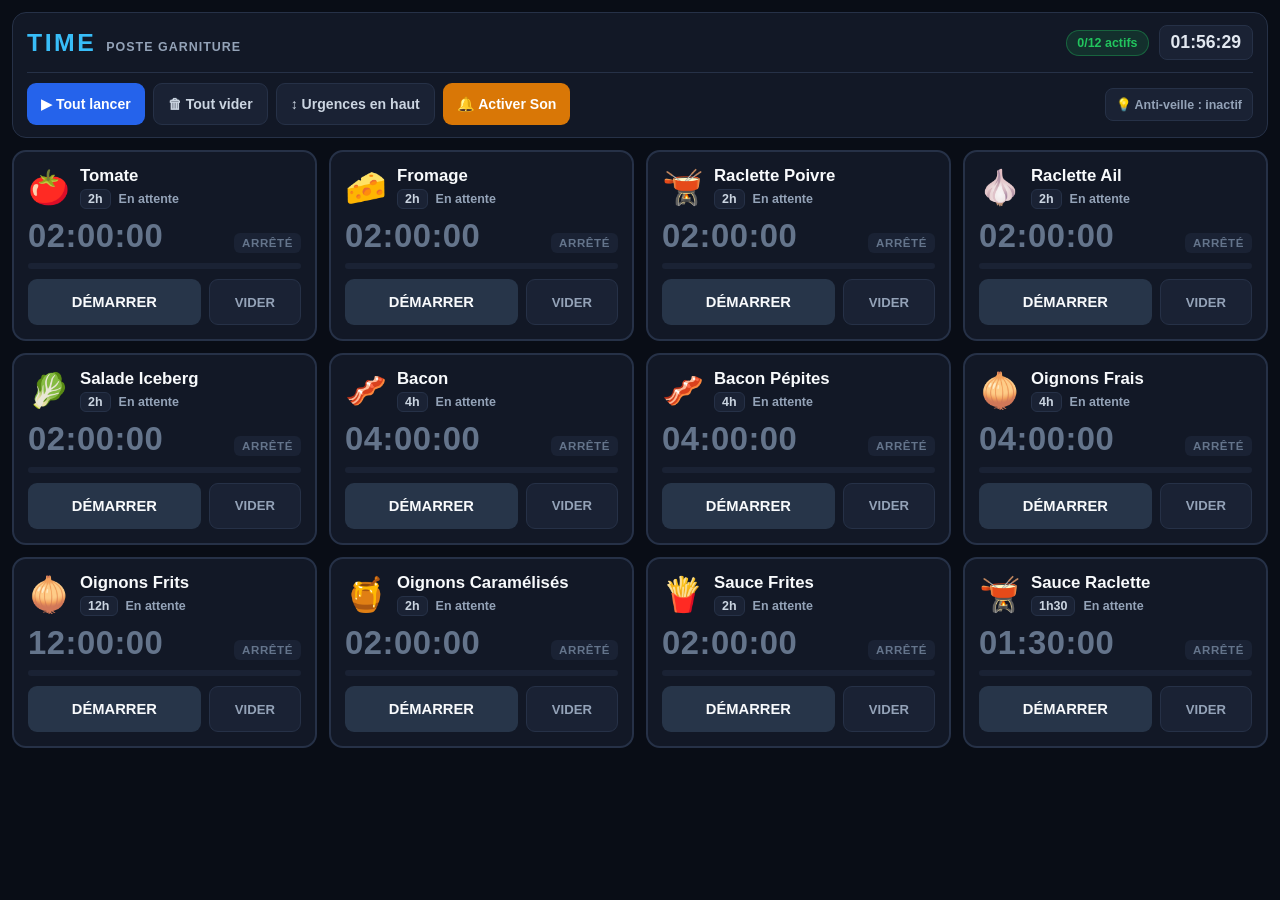
<file: public/assets/aistudio/temps_26e784d3.html>
<!DOCTYPE html>
<html lang="fr">
<head>
    <meta charset="UTF-8">
    <meta name="viewport" content="width=device-width, initial-scale=1.0, viewport-fit=cover">
    <meta name="theme-color" content="#090d16">
    <meta name="mobile-web-app-capable" content="yes">
    <meta name="apple-mobile-web-app-capable" content="yes">
    <title>TIME - Poste Garniture</title>
    <link rel="icon" href="data:image/svg+xml,<svg xmlns='http://www.w3.org/2000/svg' viewBox='0 0 100 100'><rect width='100' height='100' rx='22' fill='%23090d16'/><text x='50' y='67' font-size='56' text-anchor='middle'>⏱️</text></svg>">
    <style>
        :root {
            --bg-color: #090d16;
            --surface-color: #121826;
            --surface-2: #1a2234;
            --border-default: #263147;
            --text-color: #f8fafc;
            --text-muted: #94a3b8;
            --accent: #38bdf8;
            --ok-color: #22c55e;
            --ok-bg: rgba(34, 197, 94, 0.14);
            --warn-color: #f59e0b;
            --warn-bg: rgba(245, 158, 11, 0.16);
            --danger-color: #ef4444;
            --danger-bg: rgba(239, 68, 68, 0.18);
        }

        * {
            box-sizing: border-box;
            -webkit-tap-highlight-color: transparent;
        }

        html, body {
            margin: 0;
            padding: 0;
            background-color: var(--bg-color);
            color: var(--text-color);
            font-family: -apple-system, BlinkMacSystemFont, "Segoe UI", Roboto, Inter, sans-serif;
            user-select: none;
            touch-action: manipulation;
        }

        body {
            padding: 12px;
            padding-bottom: 32px;
            max-width: 1440px;
            margin: 0 auto;
        }

        button {
            font-family: inherit;
            touch-action: manipulation;
            cursor: pointer;
            border: none;
            transition: transform 0.08s ease, background-color 0.15s ease, opacity 0.15s ease;
        }

        button:active {
            transform: scale(0.97);
        }

        /* HEADER */
        .topbar {
            background: var(--surface-color);
            border: 1px solid var(--border-default);
            border-radius: 14px;
            padding: 12px 14px;
            margin-bottom: 12px;
            display: flex;
            flex-direction: column;
            gap: 12px;
        }

        .topbar-row {
            display: flex;
            justify-content: space-between;
            align-items: center;
            flex-wrap: wrap;
            gap: 10px;
        }

        .brand {
            display: flex;
            align-items: baseline;
            gap: 10px;
        }

        .app-name {
            font-size: 1.55rem;
            font-weight: 900;
            letter-spacing: 2.5px;
            color: var(--accent);
            margin: 0;
        }

        .app-subtitle {
            font-size: 0.78rem;
            color: var(--text-muted);
            text-transform: uppercase;
            letter-spacing: 1px;
            font-weight: 700;
        }

        .clock-box {
            display: flex;
            align-items: center;
            gap: 10px;
            flex-wrap: wrap;
        }

        .live-clock {
            font-variant-numeric: tabular-nums;
            font-size: 1.1rem;
            font-weight: 800;
            color: #e2e8f0;
            background: var(--surface-2);
            padding: 6px 11px;
            border-radius: 8px;
            border: 1px solid var(--border-default);
        }

        .status-pills {
            display: flex;
            gap: 6px;
            flex-wrap: wrap;
        }

        .pill {
            font-size: 0.78rem;
            font-weight: 700;
            padding: 5px 10px;
            border-radius: 999px;
            background: var(--surface-2);
            color: var(--text-muted);
            border: 1px solid var(--border-default);
            font-variant-numeric: tabular-nums;
        }

        .pill.ok { color: var(--ok-color); background: var(--ok-bg); border-color: rgba(34, 197, 94, 0.35); }
        .pill.warn { color: var(--warn-color); background: var(--warn-bg); border-color: rgba(245, 158, 11, 0.4); }
        .pill.danger { color: var(--danger-color); background: var(--danger-bg); border-color: rgba(239, 68, 68, 0.5); }

        /* TOOLBAR ACTIONS */
        .toolbar {
            display: flex;
            flex-wrap: wrap;
            gap: 8px;
            align-items: center;
            justify-content: space-between;
            padding-top: 10px;
            border-top: 1px solid var(--border-default);
        }

        .toolbar-group {
            display: flex;
            flex-wrap: wrap;
            gap: 8px;
            align-items: center;
        }

        .btn-tool {
            padding: 10px 14px;
            border-radius: 9px;
            font-size: 0.88rem;
            font-weight: 700;
            display: inline-flex;
            align-items: center;
            gap: 6px;
            min-height: 42px;
        }

        .btn-launch-all {
            background: #2563eb;
            color: #ffffff;
        }

        .btn-stop-all {
            background: var(--surface-2);
            color: #cbd5e1;
            border: 1px solid var(--border-default);
        }

        .btn-stop-all.confirming {
            background: var(--danger-color);
            color: #ffffff;
            border-color: var(--danger-color);
        }

        .btn-sort {
            background: var(--surface-2);
            color: #cbd5e1;
            border: 1px solid var(--border-default);
        }

        .btn-sort.active {
            background: rgba(56, 189, 248, 0.16);
            color: var(--accent);
            border-color: var(--accent);
        }

        .btn-audio {
            background: #d97706;
            color: #ffffff;
        }

        .btn-audio.ready {
            background: #15803d;
        }

        .wakelock-badge {
            font-size: 0.78rem;
            font-weight: 700;
            padding: 8px 10px;
            border-radius: 8px;
            background: var(--surface-2);
            color: var(--text-muted);
            border: 1px solid var(--border-default);
        }

        .wakelock-badge.on {
            color: #4ade80;
            background: rgba(34, 197, 94, 0.12);
            border-color: rgba(34, 197, 94, 0.35);
        }

        /* BANDEAU ALARME ACTIVE */
        .alarm-banner {
            display: none;
            align-items: center;
            justify-content: space-between;
            gap: 12px;
            background: rgba(239, 68, 68, 0.2);
            border: 2px solid var(--danger-color);
            border-radius: 12px;
            padding: 12px 14px;
            margin-bottom: 12px;
            animation: pulse-red 0.7s infinite alternate;
        }

        .alarm-banner.visible {
            display: flex;
            flex-wrap: wrap;
        }

        .alarm-banner-text {
            font-weight: 800;
            font-size: 0.95rem;
            color: #fecaca;
        }

        .btn-silence {
            background: #ffffff;
            color: #991b1b;
            font-weight: 800;
            font-size: 0.85rem;
            padding: 10px 14px;
            border-radius: 8px;
            min-height: 40px;
        }

        /* GRILLE TABLETTE / PC */
        .grid {
            display: grid;
            grid-template-columns: repeat(auto-fill, minmax(245px, 1fr));
            gap: 12px;
        }

        .card {
            background-color: var(--surface-color);
            border-radius: 14px;
            padding: 14px;
            border: 2px solid var(--border-default);
            display: flex;
            flex-direction: column;
            justify-content: space-between;
            gap: 10px;
            position: relative;
            overflow: hidden;
        }

        .card-head {
            display: flex;
            align-items: center;
            gap: 10px;
        }

        .icon {
            font-size: 2.1rem;
            line-height: 1;
            flex-shrink: 0;
        }

        .head-info {
            min-width: 0;
            flex: 1;
        }

        .food-name {
            font-size: 1.05rem;
            font-weight: 800;
            color: var(--text-color);
            white-space: nowrap;
            overflow: hidden;
            text-overflow: ellipsis;
        }

        .food-meta {
            display: flex;
            align-items: center;
            gap: 8px;
            margin-top: 3px;
            font-size: 0.78rem;
            color: var(--text-muted);
            font-weight: 600;
        }

        .badge-duree {
            background: var(--surface-2);
            padding: 2px 7px;
            border-radius: 6px;
            border: 1px solid var(--border-default);
            color: #cbd5e1;
        }

        .end-clock {
            color: var(--text-muted);
            font-variant-numeric: tabular-nums;
        }

        .timer-row {
            display: flex;
            align-items: baseline;
            justify-content: space-between;
            gap: 8px;
        }

        .timer {
            font-size: 2.05rem;
            font-weight: 900;
            font-variant-numeric: tabular-nums;
            letter-spacing: 0.5px;
            color: #64748b;
            line-height: 1.05;
        }

        .state-tag {
            font-size: 0.72rem;
            font-weight: 800;
            text-transform: uppercase;
            letter-spacing: 0.6px;
            padding: 4px 8px;
            border-radius: 6px;
            background: var(--surface-2);
            color: #64748b;
        }

        .progress-track {
            width: 100%;
            height: 6px;
            background: var(--surface-2);
            border-radius: 999px;
            overflow: hidden;
        }

        .progress-fill {
            height: 100%;
            width: 0%;
            background: #475569;
            border-radius: 999px;
            transition: width 0.5s linear, background-color 0.25s ease;
        }

        .actions {
            display: flex;
            gap: 8px;
        }

        .btn-start {
            flex: 2;
            min-height: 46px;
            padding: 10px 8px;
            font-size: 0.92rem;
            font-weight: 800;
            border-radius: 9px;
            background-color: #273549;
            color: #f8fafc;
        }

        .btn-stop {
            flex: 1;
            min-height: 46px;
            padding: 10px 6px;
            font-size: 0.82rem;
            font-weight: 700;
            background-color: var(--surface-2);
            color: var(--text-muted);
            border: 1px solid var(--border-default);
            border-radius: 9px;
        }

        .btn-start.confirming,
        .btn-stop.confirming {
            background-color: #dc2626 !important;
            color: #ffffff !important;
            border-color: #dc2626 !important;
        }

        /* ÉTATS */
        .card.active {
            border-color: var(--ok-color);
        }
        .card.active .timer { color: var(--ok-color); }
        .card.active .state-tag { color: var(--ok-color); background: var(--ok-bg); }
        .card.active .progress-fill { background: var(--ok-color); }
        .card.active .btn-start { background-color: #16a34a; }
        .card.active .end-clock { color: #86efac; }

        .card.warning {
            border-color: var(--warn-color);
            animation: pulse-orange 1s infinite alternate;
        }
        .card.warning .timer { color: var(--warn-color); }
        .card.warning .state-tag { color: var(--warn-color); background: var(--warn-bg); }
        .card.warning .progress-fill { background: var(--warn-color); }
        .card.warning .btn-start { background-color: #d97706; }
        .card.warning .end-clock { color: #fde68a; }

        .card.danger {
            border-color: var(--danger-color);
            background-color: #1f1218;
            animation: pulse-red 0.55s infinite alternate;
        }
        .card.danger .timer { color: var(--danger-color); }
        .card.danger .state-tag { color: #fecaca; background: rgba(239, 68, 68, 0.35); }
        .card.danger .progress-fill { background: var(--danger-color); width: 100% !important; }
        .card.danger .btn-start { background-color: #dc2626; }
        .card.danger .end-clock { color: #fca5a5; }

        @keyframes pulse-orange {
            from { box-shadow: 0 0 4px rgba(245, 158, 11, 0.25); }
            to { box-shadow: 0 0 18px rgba(245, 158, 11, 0.75); }
        }

        @keyframes pulse-red {
            from { box-shadow: 0 0 6px rgba(239, 68, 68, 0.35); }
            to { box-shadow: 0 0 22px rgba(239, 68, 68, 0.95); }
        }

        /* MODALE TOUT LANCER */
        .modal-backdrop {
            position: fixed;
            inset: 0;
            background: rgba(2, 6, 23, 0.78);
            backdrop-filter: blur(4px);
            display: none;
            align-items: center;
            justify-content: center;
            padding: 16px;
            z-index: 100;
        }

        .modal-backdrop.open {
            display: flex;
        }

        .modal {
            width: 100%;
            max-width: 400px;
            background: var(--surface-color);
            border: 1px solid var(--border-default);
            border-radius: 16px;
            padding: 20px;
            box-shadow: 0 20px 50px rgba(0, 0, 0, 0.6);
        }

        .modal h2 {
            margin: 0 0 8px 0;
            font-size: 1.15rem;
        }

        .modal p {
            margin: 0 0 16px 0;
            color: var(--text-muted);
            font-size: 0.9rem;
            line-height: 1.45;
        }

        .modal-actions {
            display: flex;
            flex-direction: column;
            gap: 10px;
        }

        .modal-btn {
            width: 100%;
            min-height: 48px;
            border-radius: 10px;
            font-size: 0.95rem;
            font-weight: 800;
            padding: 12px 14px;
        }

        .modal-btn.primary { background: #2563eb; color: #fff; }
        .modal-btn.danger { background: #dc2626; color: #fff; }
        .modal-btn.cancel { background: var(--surface-2); color: #cbd5e1; border: 1px solid var(--border-default); }

        /* OPTIMISATION MOBILE ANDROID (< 600px) */
        @media (max-width: 600px) {
            body {
                padding: 8px;
                padding-bottom: 24px;
            }

            .topbar {
                padding: 10px;
                gap: 10px;
            }

            .app-name {
                font-size: 1.35rem;
            }

            .live-clock {
                font-size: 0.95rem;
                padding: 5px 9px;
            }

            .toolbar {
                flex-direction: column;
                align-items: stretch;
            }

            .toolbar-group {
                display: grid;
                grid-template-columns: 1fr 1fr;
                width: 100%;
            }

            .btn-tool {
                justify-content: center;
                padding: 10px 8px;
                font-size: 0.84rem;
            }

            .wakelock-badge {
                grid-column: 1 / -1;
                text-align: center;
                padding: 6px 8px;
            }

            /* 1 colonne compacte sur smartphone pour lire tous les noms sans troncature */
            .grid {
                grid-template-columns: 1fr;
                gap: 9px;
            }

            .card {
                padding: 12px;
                gap: 8px;
            }

            .timer {
                font-size: 1.8rem;
            }
        }
    </style>
</head>
<body>

    <header class="topbar">
        <div class="topbar-row">
            <div class="brand">
                <h1 class="app-name">TIME</h1>
                <span class="app-subtitle">Poste Garniture</span>
            </div>
            <div class="clock-box">
                <div class="status-pills">
                    <span class="pill ok" id="kpiActive">0 actif</span>
                    <span class="pill warn" id="kpiWarn" style="display:none;">0 alerte</span>
                    <span class="pill danger" id="kpiDanger" style="display:none;">0 périmé</span>
                </div>
                <span class="live-clock" id="liveClock">--:--:--</span>
            </div>
        </div>

        <div class="toolbar">
            <div class="toolbar-group">
                <button class="btn-tool btn-launch-all" id="btnStartAll" onclick="handleStartAllClick()">▶ Tout lancer</button>
                <button class="btn-tool btn-stop-all" id="btnStopAll" onclick="handleStopAllClick()">🗑 Tout vider</button>
                <button class="btn-tool btn-sort" id="btnSortMode" onclick="toggleSortMode()">↕ Urgences en haut</button>
                <button class="btn-tool btn-audio" id="audioBtn" onclick="testAudioAndWakeLock()">🔔 Activer Son</button>
            </div>
            <span class="wakelock-badge" id="wakeLockBadge">💡 Anti-veille : inactif</span>
        </div>
    </header>

    <div class="alarm-banner" id="alarmBanner">
        <span class="alarm-banner-text" id="alarmBannerText">🚨 Produit(s) périmé(s) : renouvellement requis !</span>
        <button class="btn-silence" onclick="silenceAlarm()">🔕 Couper la sonnerie</button>
    </div>

    <main class="grid" id="dashboard"></main>

    <!-- Modale de confirmation pour Tout lancer si des bacs sont déjà actifs -->
    <div class="modal-backdrop" id="startAllModal" onclick="if(event.target===this) closeStartAllModal()">
        <div class="modal">
            <h2>▶ Tout lancer</h2>
            <p id="modalDesc"></p>
            <div class="modal-actions">
                <button class="modal-btn primary" id="btnLaunchIdleOnly" onclick="launchAll(false)">Lancer uniquement les bacs arrêtés</button>
                <button class="modal-btn danger" onclick="launchAll(true)">Tout redémarrer à zéro (12 bacs)</button>
                <button class="modal-btn cancel" onclick="closeStartAllModal()">Annuler</button>
            </div>
        </div>
    </div>

    <script>
        const ITEMS = [
            { id: "tomate",         name: "Tomate",              icon: "🍅", dureeTxt: "2h",   sec: 2 * 3600 },
            { id: "fromage",        name: "Fromage",             icon: "🧀", dureeTxt: "2h",   sec: 2 * 3600 },
            { id: "raclette_p",     name: "Raclette Poivre",     icon: "🫕", dureeTxt: "2h",   sec: 2 * 3600 },
            { id: "raclette_a",     name: "Raclette Ail",        icon: "🧄", dureeTxt: "2h",   sec: 2 * 3600 },
            { id: "iceberg",        name: "Salade Iceberg",      icon: "🥬", dureeTxt: "2h",   sec: 2 * 3600 },
            { id: "bacon",          name: "Bacon",               icon: "🥓", dureeTxt: "4h",   sec: 4 * 3600 },
            { id: "bacon_pep",      name: "Bacon Pépites",       icon: "🥓", dureeTxt: "4h",   sec: 4 * 3600 },
            { id: "oignon_frais",   name: "Oignons Frais",       icon: "🧅", dureeTxt: "4h",   sec: 4 * 3600 },
            { id: "oignon_frit",    name: "Oignons Frits",       icon: "🧅", dureeTxt: "12h",  sec: 12 * 3600 },
            { id: "oignon_cara",    name: "Oignons Caramélisés", icon: "🍯", dureeTxt: "2h",   sec: 2 * 3600 },
            { id: "sauce_frites",   name: "Sauce Frites",        icon: "🍟", dureeTxt: "2h",   sec: 2 * 3600 },
            { id: "sauce_raclette", name: "Sauce Raclette",      icon: "🫕", dureeTxt: "1h30", sec: 1.5 * 3600 }
        ];

        const STORAGE_PREFIX = "time_app_";
        const SORT_STORAGE_KEY = "time_app_sort_urgency";
        const WARN_THRESHOLD_SEC = 300; // 5 minutes
        const ALARM_REPEAT_MS = 8000;   // Rappel sonore toutes les 8s si périmé

        let audioContext = null;
        let audioReady = false;
        let wakeLock = null;
        let wakeLockDesired = false;

        let alarmSilenced = false;
        let lastDangerBeepAt = 0;
        let sortByUrgency = localStorage.getItem(SORT_STORAGE_KEY) === "1";

        // Confirmations tactiles temporaires (anti-clic accidentel)
        const confirmPending = {};
        let stopAllConfirmTimeout = null;

        // 1. AUDIO & ANTI-VEILLE
        async function unlockAudio(playTestBeep = false) {
            try {
                if (!audioContext) {
                    const AudioCtx = window.AudioContext || window.webkitAudioContext;
                    if (!AudioCtx) return false;
                    audioContext = new AudioCtx();
                }
                if (audioContext.state === "suspended") {
                    await audioContext.resume();
                }
                audioReady = audioContext.state === "running";
                updateAudioButton();
                if (playTestBeep && audioReady) {
                    beep(740, 0.1, 0.22);
                }
                return audioReady;
            } catch (e) {
                return false;
            }
        }

        async function testAudioAndWakeLock() {
            await unlockAudio(true);
            wakeLockDesired = true;
            await requestWakeLock();
        }

        function updateAudioButton() {
            const btn = document.getElementById("audioBtn");
            if (audioReady) {
                btn.classList.add("ready");
                btn.textContent = "🔊 Son prêt";
            } else {
                btn.classList.remove("ready");
                btn.textContent = "🔔 Activer Son";
            }
        }

        async function requestWakeLock() {
            const badge = document.getElementById("wakeLockBadge");

            if (!("wakeLock" in navigator)) {
                badge.classList.remove("on");
                badge.textContent = window.isSecureContext
                    ? "💡 Anti-veille : non supporté"
                    : "💡 Anti-veille : HTTPS requis";
                return;
            }

            if (wakeLock && !wakeLock.released) {
                badge.classList.add("on");
                badge.textContent = "💡 Écran anti-veille actif";
                return;
            }

            try {
                wakeLock = await navigator.wakeLock.request("screen");
                wakeLockDesired = true;
                badge.classList.add("on");
                badge.textContent = "💡 Écran anti-veille actif";

                wakeLock.addEventListener("release", () => {
                    wakeLock = null;
                    badge.classList.remove("on");
                    badge.textContent = "💡 Anti-veille en pause";
                });
            } catch (err) {
                badge.classList.remove("on");
                badge.textContent = "💡 Anti-veille bloqué";
            }
        }

        function beep(freq, duration, volume = 0.28, type = "sine") {
            if (!audioContext || audioContext.state !== "running") return;
            try {
                const now = audioContext.currentTime;
                const osc = audioContext.createOscillator();
                const gain = audioContext.createGain();
                osc.type = type;
                osc.frequency.setValueAtTime(freq, now);
                gain.gain.setValueAtTime(0.001, now);
                gain.gain.linearRampToValueAtTime(volume, now + 0.01);
                gain.gain.exponentialRampToValueAtTime(0.0001, now + duration);
                osc.connect(gain);
                gain.connect(audioContext.destination);
                osc.start(now);
                osc.stop(now + duration + 0.02);
            } catch (e) {}
        }

        function playWarningSound() {
            beep(660, 0.14, 0.22);
            setTimeout(() => beep(880, 0.18, 0.25), 180);
            vibrate([120]);
        }

        function playDangerSound() {
            beep(987, 0.14, 0.35, "triangle");
            setTimeout(() => beep(987, 0.14, 0.35, "triangle"), 180);
            setTimeout(() => beep(1318, 0.28, 0.38, "triangle"), 360);
            vibrate([220, 100, 220]);
        }

        function vibrate(pattern) {
            try {
                if ("vibrate" in navigator) {
                    navigator.vibrate(pattern);
                }
            } catch (e) {}
        }

        function silenceAlarm() {
            alarmSilenced = true;
            updateAlarmBanner(lastDangerCount);
        }

        // Déblocage audio automatique au premier toucher n'importe où
        document.addEventListener("pointerdown", () => {
            if (!audioReady) unlockAudio(false);
        }, { passive: true });

        document.addEventListener("visibilitychange", async () => {
            if (document.visibilityState === "visible") {
                if (audioContext && audioContext.state === "suspended") {
                    try {
                        await audioContext.resume();
                        audioReady = audioContext.state === "running";
                        updateAudioButton();
                    } catch (e) {}
                }
                if (wakeLockDesired) {
                    requestWakeLock();
                }
                tick();
            }
        });

        // 2. PERSISTANCE SÉCURISÉE
        function getItemState(id) {
            const raw = localStorage.getItem(STORAGE_PREFIX + id);
            if (!raw) return null;
            try {
                const parsed = JSON.parse(raw);
                if (parsed && typeof parsed.endTime === "number") {
                    return parsed;
                }
            } catch (e) {
                localStorage.removeItem(STORAGE_PREFIX + id);
            }
            return null;
        }

        function saveItemState(id, state) {
            localStorage.setItem(STORAGE_PREFIX + id, JSON.stringify(state));
        }

        // 3. ACTIONS SUR UN BAC
        function startBac(id, sec, silent = false) {
            clearConfirm(id);
            if (!silent) {
                unlockAudio(false);
                wakeLockDesired = true;
                requestWakeLock();
            }

            const now = Date.now();
            const state = {
                startTime: now,
                endTime: now + sec * 1000,
                warnTriggered: false,
                expiredTriggered: false
            };
            saveItemState(id, state);
            if (!silent) tick();
        }

        function stopBac(id, sec, silent = false) {
            clearConfirm(id);
            localStorage.removeItem(STORAGE_PREFIX + id);

            const card = document.getElementById(`card-${id}`);
            const timeEl = document.getElementById(`time-${id}`);
            const endEl = document.getElementById(`end-${id}`);
            const tagEl = document.getElementById(`tag-${id}`);
            const fillEl = document.getElementById(`fill-${id}`);
            const btnStart = document.getElementById(`btn-start-${id}`);
            const btnStop = document.getElementById(`btn-stop-${id}`);

            card.className = "card";
            timeEl.textContent = formatHMS(sec);
            endEl.textContent = "En attente";
            tagEl.textContent = "Arrêté";
            fillEl.style.width = "0%";
            btnStart.textContent = "DÉMARRER";
            btnStart.classList.remove("confirming");
            btnStop.textContent = "VIDER";
            btnStop.classList.remove("confirming");

            if (!silent) tick();
        }

        function handlePrimaryClick(id, sec) {
            const state = getItemState(id);
            const remainingSec = state ? Math.ceil((state.endTime - Date.now()) / 1000) : null;

            // Si arrêté OU déjà périmé -> action immédiate en 1 clic
            if (!state || remainingSec <= 0) {
                startBac(id, sec);
                return;
            }

            // Si en cours -> demande confirmation tactile (2e clic sous 3,5s)
            if (confirmPending[id] === "start") {
                startBac(id, sec);
            } else {
                setConfirm(id, "start");
            }
        }

        function handleStopClick(id, sec) {
            const state = getItemState(id);
            if (!state) return;

            const remainingSec = Math.ceil((state.endTime - Date.now()) / 1000);

            // Si déjà périmé -> vider immédiatement en 1 clic
            if (remainingSec <= 0) {
                stopBac(id, sec);
                return;
            }

            // Si en cours -> demande confirmation tactile
            if (confirmPending[id] === "stop") {
                stopBac(id, sec);
            } else {
                setConfirm(id, "stop");
            }
        }

        function setConfirm(id, action) {
            clearConfirm(id);
            confirmPending[id] = action;

            const btnStart = document.getElementById(`btn-start-${id}`);
            const btnStop = document.getElementById(`btn-stop-${id}`);

            if (action === "start") {
                btnStart.textContent = "CONFIRMER ?";
                btnStart.classList.add("confirming");
            } else {
                btnStop.textContent = "SÛR ?";
                btnStop.classList.add("confirming");
            }

            confirmPending[id + "_timer"] = setTimeout(() => {
                clearConfirm(id);
                tick();
            }, 3500);
        }

        function clearConfirm(id) {
            if (confirmPending[id + "_timer"]) {
                clearTimeout(confirmPending[id + "_timer"]);
                delete confirmPending[id + "_timer"];
            }
            delete confirmPending[id];

            const btnStart = document.getElementById(`btn-start-${id}`);
            const btnStop = document.getElementById(`btn-stop-${id}`);
            if (btnStart) btnStart.classList.remove("confirming");
            if (btnStop) btnStop.classList.remove("confirming");
        }

        // 4. ACTIONS GLOBALES : TOUT LANCER / TOUT VIDER
        function handleStartAllClick() {
            unlockAudio(false);
            wakeLockDesired = true;
            requestWakeLock();

            const activeItems = ITEMS.filter(item => getItemState(item.id) !== null);
            const idleCount = ITEMS.length - activeItems.length;

            // Si aucun bac n'est lancé -> lancement direct de tous les chronos !
            if (activeItems.length === 0) {
                launchAll(true);
                return;
            }

            // Sinon -> modale claire pour éviter d'écraser des chronos en cours par erreur
            const desc = document.getElementById("modalDesc");
            const btnIdle = document.getElementById("btnLaunchIdleOnly");

            if (idleCount > 0) {
                desc.textContent = `${activeItems.length} bac(s) déjà en cours et ${idleCount} arrêté(s). Que souhaitez-vous faire ?`;
                btnIdle.style.display = "block";
                btnIdle.textContent = `▶ Lancer uniquement les arrêtés (${idleCount})`;
            } else {
                desc.textContent = `Les 12 bacs sont déjà en cours. Voulez-vous tout redémarrer à zéro ?`;
                btnIdle.style.display = "none";
            }

            document.getElementById("startAllModal").classList.add("open");
        }

        function closeStartAllModal() {
            document.getElementById("startAllModal").classList.remove("open");
        }

        function launchAll(resetExisting) {
            closeStartAllModal();
            unlockAudio(false);
            wakeLockDesired = true;
            requestWakeLock();

            ITEMS.forEach(item => {
                const existing = getItemState(item.id);
                if (resetExisting || !existing) {
                    startBac(item.id, item.sec, true);
                }
            });

            beep(880, 0.12, 0.22);
            tick();
        }

        function handleStopAllClick() {
            const hasAnyActive = ITEMS.some(item => getItemState(item.id) !== null);
            if (!hasAnyActive) return;

            const btn = document.getElementById("btnStopAll");
            if (btn.classList.contains("confirming")) {
                clearTimeout(stopAllConfirmTimeout);
                btn.classList.remove("confirming");
                btn.textContent = "🗑 Tout vider";
                ITEMS.forEach(item => stopBac(item.id, item.sec, true));
                alarmSilenced = false;
                tick();
            } else {
                btn.classList.add("confirming");
                btn.textContent = "⚠️ Confirmer vider ?";
                stopAllConfirmTimeout = setTimeout(() => {
                    btn.classList.remove("confirming");
                    btn.textContent = "🗑 Tout vider";
                }, 3500);
            }
        }

        function toggleSortMode() {
            sortByUrgency = !sortByUrgency;
            localStorage.setItem(SORT_STORAGE_KEY, sortByUrgency ? "1" : "0");
            updateSortButton();
            tick();
        }

        function updateSortButton() {
            const btn = document.getElementById("btnSortMode");
            btn.classList.toggle("active", sortByUrgency);
            btn.textContent = sortByUrgency ? "🔥 Tri : Urgence" : "↕ Urgences en haut";
        }

        // 5. BOUCLE PRINCIPALE
        let lastDangerCount = 0;

        function initApp() {
            const container = document.getElementById("dashboard");
            container.innerHTML = "";

            ITEMS.forEach(item => {
                const card = document.createElement("div");
                card.className = "card";
                card.id = `card-${item.id}`;

                card.innerHTML = `
                    <div class="card-head">
                        <div class="icon">${item.icon}</div>
                        <div class="head-info">
                            <div class="food-name" title="${item.name}">${item.name}</div>
                            <div class="food-meta">
                                <span class="badge-duree">${item.dureeTxt}</span>
                                <span class="end-clock" id="end-${item.id}">En attente</span>
                            </div>
                        </div>
                    </div>

                    <div class="timer-row">
                        <div class="timer" id="time-${item.id}">${formatHMS(item.sec)}</div>
                        <span class="state-tag" id="tag-${item.id}">Arrêté</span>
                    </div>

                    <div class="progress-track">
                        <div class="progress-fill" id="fill-${item.id}"></div>
                    </div>

                    <div class="actions">
                        <button class="btn-start" id="btn-start-${item.id}" onclick="handlePrimaryClick('${item.id}', ${item.sec})">
                            DÉMARRER
                        </button>
                        <button class="btn-stop" id="btn-stop-${item.id}" onclick="handleStopClick('${item.id}', ${item.sec})">
                            VIDER
                        </button>
                    </div>
                `;
                container.appendChild(card);
            });

            updateSortButton();
            updateAudioButton();
            tick();
            setInterval(tick, 1000);
        }

        function tick() {
            const now = Date.now();
            document.getElementById("liveClock").textContent = formatClock(now, true);

            let activeCount = 0;
            let warnCount = 0;
            let dangerCount = 0;
            let hasNewDanger = false;
            let hasNewWarn = false;

            const priorities = {};

            ITEMS.forEach((item, index) => {
                const state = getItemState(item.id);
                const card = document.getElementById(`card-${item.id}`);
                const timeEl = document.getElementById(`time-${item.id}`);
                const endEl = document.getElementById(`end-${item.id}`);
                const tagEl = document.getElementById(`tag-${item.id}`);
                const fillEl = document.getElementById(`fill-${item.id}`);
                const btnStart = document.getElementById(`btn-start-${item.id}`);
                const btnStop = document.getElementById(`btn-stop-${item.id}`);

                if (!state) {
                    priorities[item.id] = 3000 + index;
                    return;
                }

                const remainingSec = Math.ceil((state.endTime - now) / 1000);
                endEl.textContent = `Fin ${formatClock(state.endTime, false)}`;

                // Barre de progression
                const pct = Math.max(0, Math.min(100, (remainingSec / item.sec) * 100));
                fillEl.style.width = `${pct}%`;

                if (remainingSec <= 0) {
                    // PÉRIMÉ
                    dangerCount++;
                    priorities[item.id] = remainingSec; // plus petit = plus haut

                    timeEl.textContent = "00:00:00";
                    card.className = "card danger";
                    tagEl.textContent = "Périmé";

                    if (!confirmPending[item.id]) {
                        btnStart.textContent = "RENOUVELER";
                        btnStop.textContent = "VIDER";
                    }

                    if (!state.expiredTriggered) {
                        state.expiredTriggered = true;
                        saveItemState(item.id, state);
                        alarmSilenced = false; // Réactive l'alarme si un nouveau bac expire
                        hasNewDanger = true;
                    }
                } else if (remainingSec <= WARN_THRESHOLD_SEC) {
                    // ALERTE 5 MIN
                    warnCount++;
                    priorities[item.id] = 1000 + remainingSec;

                    timeEl.textContent = formatHMS(remainingSec);
                    card.className = "card warning";
                    tagEl.textContent = "Bientôt";

                    if (!confirmPending[item.id]) {
                        btnStart.textContent = "RECHARGER";
                        btnStop.textContent = "VIDER";
                    }

                    if (!state.warnTriggered) {
                        state.warnTriggered = true;
                        saveItemState(item.id, state);
                        hasNewWarn = true;
                    }
                } else {
                    // NORMAL ACTIF
                    activeCount++;
                    priorities[item.id] = 2000 + index;

                    timeEl.textContent = formatHMS(remainingSec);
                    card.className = "card active";
                    tagEl.textContent = "En cours";

                    if (!confirmPending[item.id]) {
                        btnStart.textContent = "RECHARGER";
                        btnStop.textContent = "VIDER";
                    }
                }
            });

            // Sons & rappels
            if (dangerCount > 0) {
                if (hasNewDanger || (!alarmSilenced && now - lastDangerBeepAt >= ALARM_REPEAT_MS)) {
                    playDangerSound();
                    lastDangerBeepAt = now;
                }
            } else {
                alarmSilenced = false;
                if (hasNewWarn) {
                    playWarningSound();
                }
            }

            lastDangerCount = dangerCount;
            updateKPIs(activeCount, warnCount, dangerCount);
            updateAlarmBanner(dangerCount);
            applyOrdering(priorities);
        }

        function updateKPIs(active, warn, danger) {
            const totalRunning = active + warn + danger;
            const kpiA = document.getElementById("kpiActive");
            const kpiW = document.getElementById("kpiWarn");
            const kpiD = document.getElementById("kpiDanger");

            kpiA.textContent = `${totalRunning}/12 actifs`;

            if (warn > 0) {
                kpiW.style.display = "inline-block";
                kpiW.textContent = `${warn} à prévoir`;
            } else {
                kpiW.style.display = "none";
            }

            if (danger > 0) {
                kpiD.style.display = "inline-block";
                kpiD.textContent = `${danger} périmé${danger > 1 ? "s" : ""}`;
            } else {
                kpiD.style.display = "none";
            }
        }

        function updateAlarmBanner(dangerCount) {
            const banner = document.getElementById("alarmBanner");
            const text = document.getElementById("alarmBannerText");
            const btn = banner.querySelector(".btn-silence");

            if (dangerCount > 0) {
                banner.classList.add("visible");
                text.textContent = `🚨 ${dangerCount} bac${dangerCount > 1 ? "s" : ""} périmé${dangerCount > 1 ? "s" : ""} : renouvellement ou retrait requis !`;
                btn.style.display = alarmSilenced ? "none" : "inline-block";
            } else {
                banner.classList.remove("visible");
            }
        }

        function applyOrdering(priorities) {
            const container = document.getElementById("dashboard");
            const desiredOrder = sortByUrgency
                ? [...ITEMS].sort((a, b) => priorities[a.id] - priorities[b.id])
                : ITEMS;

            const currentIds = Array.from(container.children).map(el => el.id);
            const desiredIds = desiredOrder.map(item => `card-${item.id}`);

            const needsReorder = desiredIds.some((id, idx) => currentIds[idx] !== id);
            if (needsReorder) {
                desiredIds.forEach(id => {
                    const el = document.getElementById(id);
                    if (el) container.appendChild(el);
                });
            }
        }

        function formatHMS(totalSeconds) {
            if (totalSeconds < 0) totalSeconds = 0;
            const h = Math.floor(totalSeconds / 3600);
            const m = Math.floor((totalSeconds % 3600) / 60);
            const s = totalSeconds % 60;
            return `${String(h).padStart(2, "0")}:${String(m).padStart(2, "0")}:${String(s).padStart(2, "0")}`;
        }

        function formatClock(timestamp, withSeconds) {
            const d = new Date(timestamp);
            const h = String(d.getHours()).padStart(2, "0");
            const m = String(d.getMinutes()).padStart(2, "0");
            if (!withSeconds) return `${h}:${m}`;
            const s = String(d.getSeconds()).padStart(2, "0");
            return `${h}:${m}:${s}`;
        }

        initApp();
    </script>
</body>
</html>
</file>
